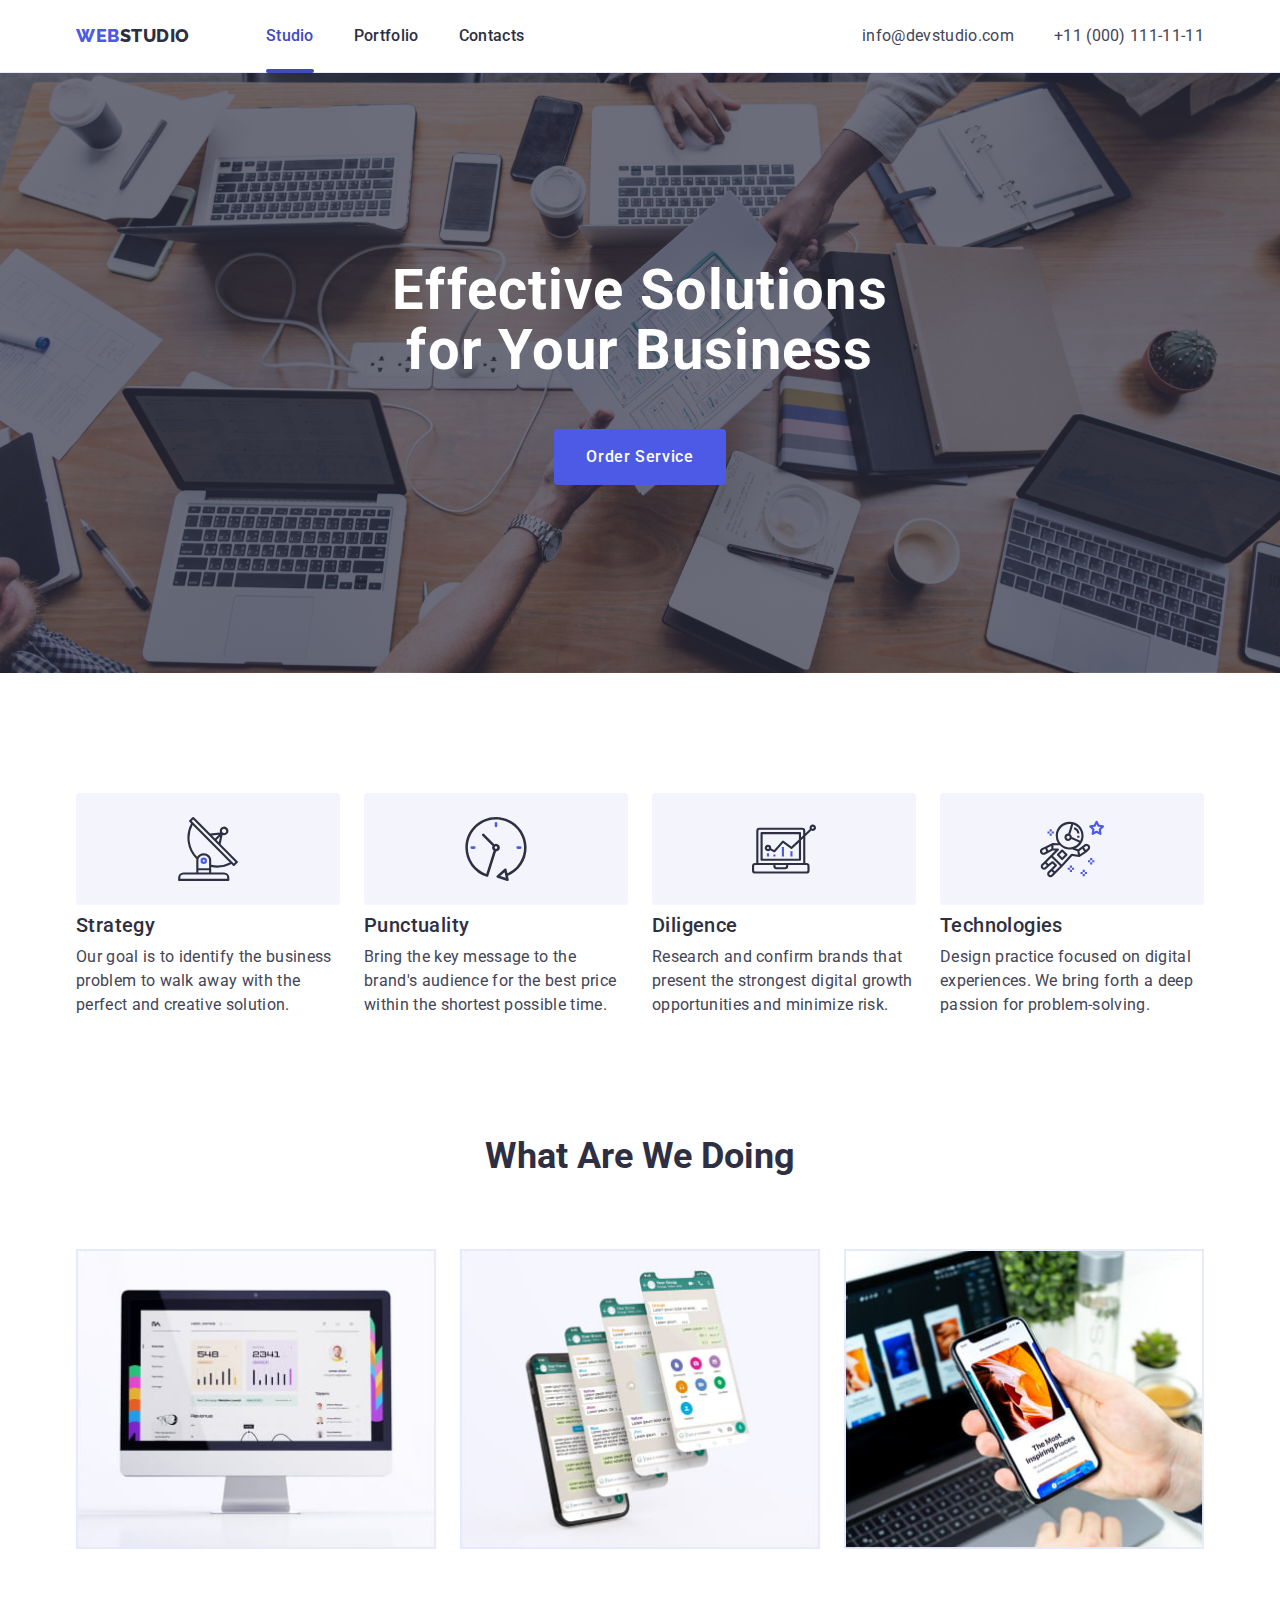
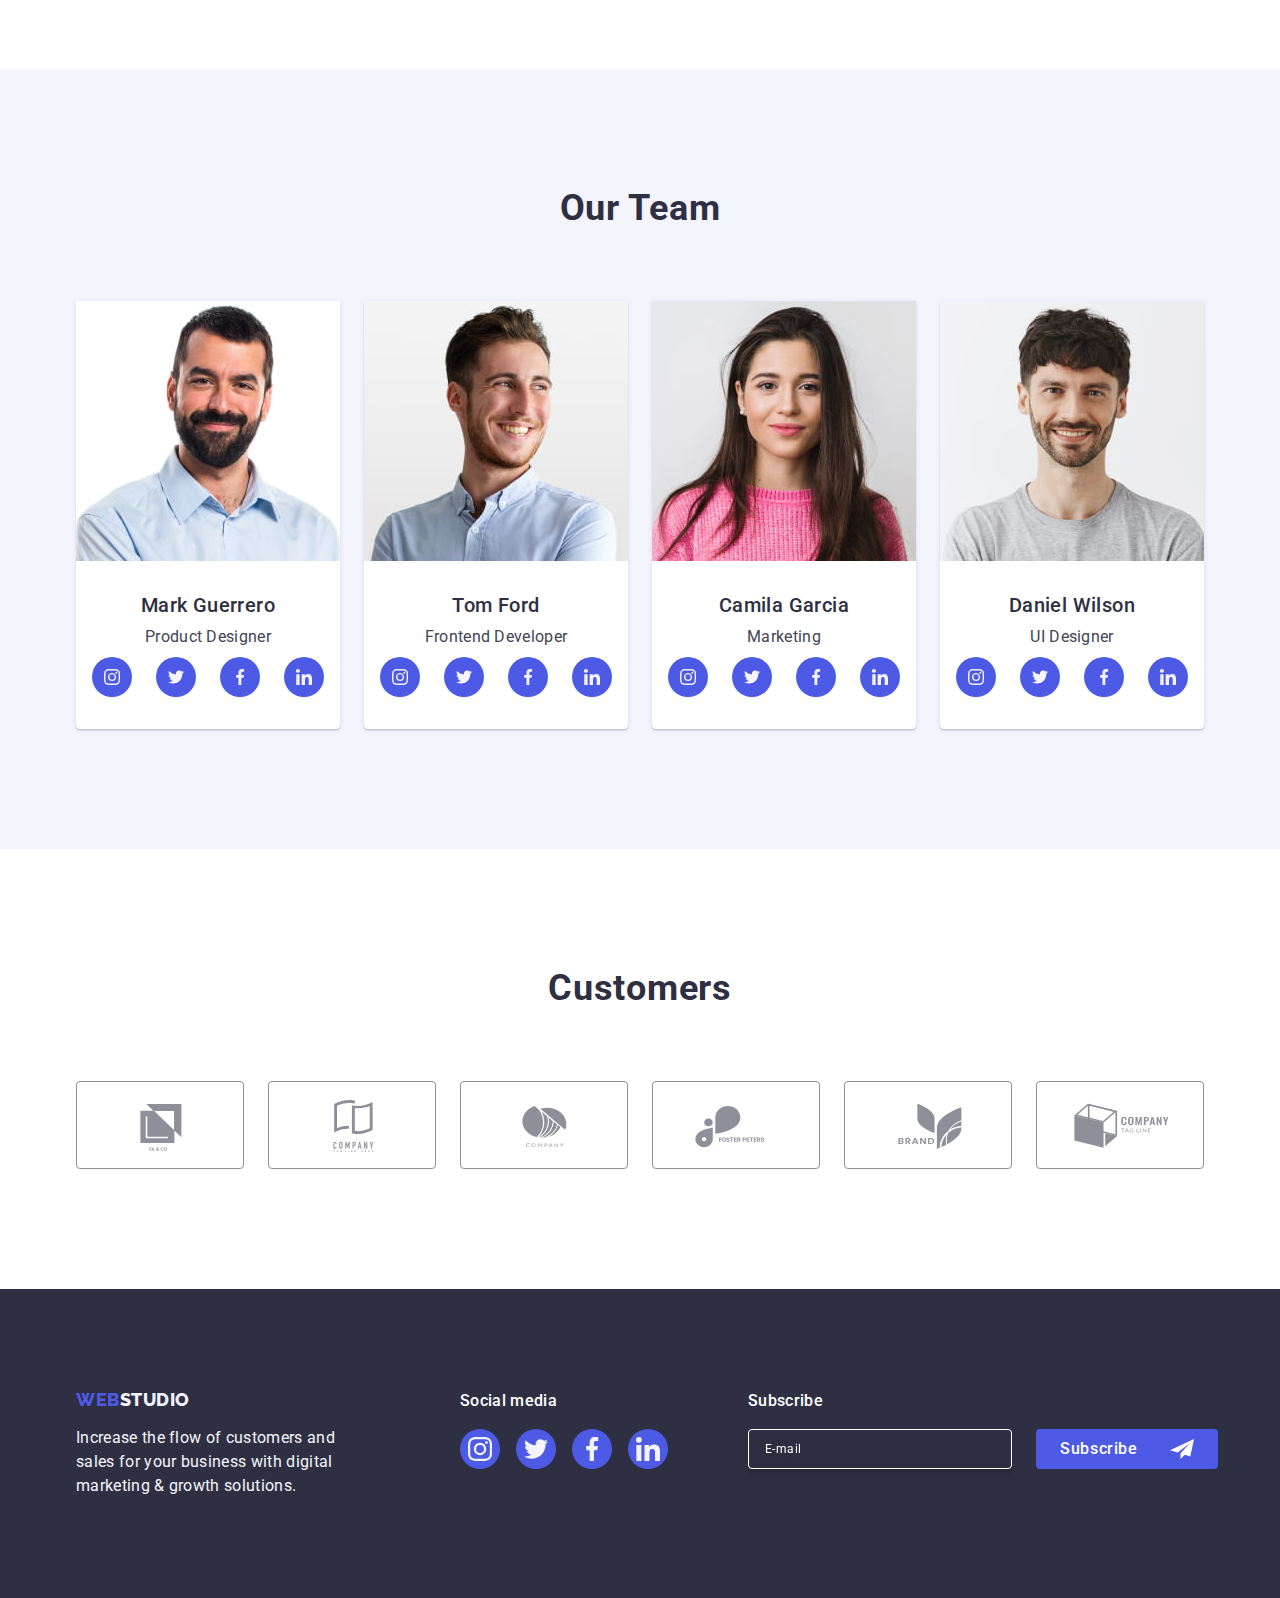
<file: index.html>
<!DOCTYPE html>
<html lang="en">
  <head>
    <meta charset="UTF-8" />
    <meta http-equiv="X-UA-Compatible" content="IE=edge" />
    <meta name="viewport" content="width=device-width, initial-scale=1.0" />
    <link href="https://fonts.googleapis.com" rel="preconnect" />
    <link href="https://fonts.gstatic.com" rel="preconnect" crossorigin />
    <link
      href="https://fonts.googleapis.com/css2?family=Roboto:wght@400;500;700&display=swap"
      rel="stylesheet"
    />
    <link
      href="https://fonts.googleapis.com/css2?family=Raleway:wght@800&display=swap"
      rel="stylesheet"
    />
    <link
      href="https://cdn.jsdelivr.net/npm/modern-normalize@2.0.0/modern-normalize.min.css"
      rel="stylesheet"
    />
    <link href="./css/styles.css" rel="stylesheet" />
    <title>WebStudio</title>
  </head>
  <body>
    <header class="header">
      <div class="container">
        <nav class="header-nav">
          <a class="logo link" href="./index.html">Web<span class="logo-span">Studio</span></a>
          <ul class="header-nav-list list">
            <li class="header-nav-item"
              ><a class="current header-nav-link link" href="./index.html">Studio</a></li
            >
            <li class="header-nav-item"
              ><a class="link header-nav-link" href="./portfolio.html">Portfolio</a></li
            >
            <li class="header-nav-item"><a class="link header-nav-link" href>Contacts</a></li>
          </ul>
        </nav>
        <address class="address">
          <ul class="address-list list">
            <li class="header-contacts-item"
              ><a class="header-contacts-link link" href="mailto:info@devstudio.com"
                >info@devstudio.com</a
              ></li
            >
            <li class="header-contacts-item"
              ><a class="header-contacts-link link" href="tel:+110001111111"
                >+11 (000) 111-11-11</a
              ></li
            >
          </ul>
        </address>
      </div>
    </header>

    <main>
      <!-- Hero -->
      <section class="hero">
        <div class="container">
          <h1 class="hero-title">Effective Solutions for Your Business</h1>
          <button class="hero-button" data-modal-open type="button">Order Service</button>
        </div>
      </section>

      <!-- Specifications -->
      <section class="specs">
        <div class="container">
          <h2 class="visually-hidden">Specifications</h2>
          <ul class="specs-list list">
            <li class="specs-item">
              <div class="specs-icon-div">
                <svg class="specs-icon" width="64" height="64">
                  <use href="./images/icons.svg#antenna"></use>
                </svg>
              </div>
              <h3 class="specs-title">Strategy</h3>
              <p class="specs-p">
                Our goal is to identify the business problem to walk away with the perfect and
                creative solution.
              </p>
            </li>
            <li class="specs-item">
              <div class="specs-icon-div">
                <svg class="specs-icon" width="64" height="64">
                  <use href="./images/icons.svg#clock"></use>
                </svg>
              </div>
              <h3 class="specs-title">Punctuality</h3>
              <p class="specs-p">
                Bring the key message to the brand's audience for the best price within the shortest
                possible time.
              </p>
            </li>
            <li class="specs-item">
              <div class="specs-icon-div">
                <svg class="specs-icon" width="64" height="64">
                  <use href="./images/icons.svg#diagram"></use>
                </svg>
              </div>
              <h3 class="specs-title">Diligence</h3>
              <p class="specs-p">
                Research and confirm brands that present the strongest digital growth opportunities
                and minimize risk.
              </p>
            </li>
            <li class="specs-item">
              <div class="specs-icon-div">
                <svg class="specs-icon" width="64" height="64">
                  <use href="./images/icons.svg#astronaut"></use>
                </svg>
              </div>
              <h3 class="specs-title">Technologies</h3>
              <p class="specs-p">
                Design practice focused on digital experiences. We bring forth a deep passion for
                problem-solving.
              </p>
            </li>
          </ul>
        </div>
      </section>

      <!-- What we are doing -->
      <section class="wrwd">
        <div class="container">
          <h2 class="wrwd-title">What are we doing</h2>
          <ul class="wrwd-list list">
            <li class="wrwd-item">
              <img src="./images/wrwd1.jpg" alt="IMac photo" width="360" />
            </li>
            <li class="wrwd-item">
              <img src="./images/wrwd2.jpg" alt="app layers" width="360" />
            </li>
            <li class="wrwd-item">
              <img src="./images/wrwd3.jpg" alt="addaptive website" width="360" />
            </li>
          </ul>
        </div>
      </section>

      <!-- Our team -->
      <section class="our-team">
        <div class="container">
          <h2 class="our-team-title">Our Team</h2>
          <ul class="our-team-list list">
            <li class="team-member">
              <img src="./images/mark-guerrero.jpg" alt="Mark's photo" width="264" />
              <div class="team-member-descr">
                <h3 class="team-member-name">Mark Guerrero</h3>
                <p class="team-member-pos">Product Designer</p>
                <ul class="team-member-list list">
                  <li class="team-member-media">
                    <a class="team-member-link link" href>
                      <svg class="media-icon" width="16" height="16">
                        <use href="./images/icons.svg#instagram-logo"></use>
                      </svg>
                    </a>
                  </li>
                  <li class="team-member-media">
                    <a class="team-member-link link" href>
                      <svg class="media-icon" width="16" height="16">
                        <use href="./images/icons.svg#twitter-logo"></use>
                      </svg>
                    </a>
                  </li>
                  <li class="team-member-media">
                    <a class="team-member-link link" href>
                      <svg class="media-icon" width="16" height="16">
                        <use href="./images/icons.svg#facebook-logo"></use>
                      </svg>
                    </a>
                  </li>
                  <li class="team-member-media">
                    <a class="team-member-link link" href>
                      <svg class="media-icon" width="16" height="16">
                        <use href="./images/icons.svg#linkedin-logo"></use>
                      </svg>
                    </a>
                  </li>
                </ul>
              </div>
            </li>
            <li class="team-member">
              <img src="./images/tom-ford.jpg" alt="Tom's photo" width="264" />
              <div class="team-member-descr">
                <h3 class="team-member-name">Tom Ford</h3>
                <p class="team-member-pos">Frontend Developer</p>
                <ul class="team-member-list list">
                  <li class="team-member-media">
                    <a class="team-member-link link" href>
                      <svg class="media-icon" width="16" height="16">
                        <use href="./images/icons.svg#instagram-logo"></use>
                      </svg>
                    </a>
                  </li>
                  <li class="team-member-media">
                    <a class="team-member-link link" href>
                      <svg class="media-icon" width="16" height="16">
                        <use href="./images/icons.svg#twitter-logo"></use>
                      </svg>
                    </a>
                  </li>
                  <li class="team-member-media">
                    <a class="team-member-link link" href>
                      <svg class="media-icon" width="16" height="16">
                        <use href="./images/icons.svg#facebook-logo"></use>
                      </svg>
                    </a>
                  </li>
                  <li class="team-member-media">
                    <a class="team-member-link link" href>
                      <svg class="media-icon" width="16" height="16">
                        <use href="./images/icons.svg#linkedin-logo"></use>
                      </svg>
                    </a>
                  </li>
                </ul>
              </div>
            </li>
            <li class="team-member">
              <img src="./images/camila-garcia.jpg" alt="Camila's photo" width="264" />
              <div class="team-member-descr">
                <h3 class="team-member-name">Camila Garcia</h3>
                <p class="team-member-pos">Marketing</p>
                <ul class="team-member-list list">
                  <li class="team-member-media">
                    <a class="team-member-link link" href>
                      <svg class="media-icon" width="16" height="16">
                        <use href="./images/icons.svg#instagram-logo"></use>
                      </svg>
                    </a>
                  </li>
                  <li class="team-member-media">
                    <a class="team-member-link link" href>
                      <svg class="media-icon" width="16" height="16">
                        <use href="./images/icons.svg#twitter-logo"></use>
                      </svg>
                    </a>
                  </li>
                  <li class="team-member-media">
                    <a class="team-member-link link" href>
                      <svg class="media-icon" width="16" height="16">
                        <use href="./images/icons.svg#facebook-logo"></use>
                      </svg>
                    </a>
                  </li>
                  <li class="team-member-media">
                    <a class="team-member-link link" href>
                      <svg class="media-icon" width="16" height="16">
                        <use href="./images/icons.svg#linkedin-logo"></use>
                      </svg>
                    </a>
                  </li>
                </ul>
              </div>
            </li>
            <li class="team-member">
              <img src="./images/daniel-wilson.jpg" alt="Daniel's photo" width="264" />
              <div class="team-member-descr">
                <h3 class="team-member-name">Daniel Wilson</h3>
                <p class="team-member-pos">UI Designer</p>
                <ul class="team-member-list list">
                  <li class="team-member-media">
                    <a class="team-member-link link" href>
                      <svg class="media-icon" width="16" height="16">
                        <use href="./images/icons.svg#instagram-logo"></use>
                      </svg>
                    </a>
                  </li>
                  <li class="team-member-media">
                    <a class="team-member-link link" href>
                      <svg class="media-icon" width="16" height="16">
                        <use href="./images/icons.svg#twitter-logo"></use>
                      </svg>
                    </a>
                  </li>
                  <li class="team-member-media">
                    <a class="team-member-link link" href>
                      <svg class="media-icon" width="16" height="16">
                        <use href="./images/icons.svg#facebook-logo"></use>
                      </svg>
                    </a>
                  </li>
                  <li class="team-member-media">
                    <a class="team-member-link link" href>
                      <svg class="media-icon" width="16" height="16">
                        <use href="./images/icons.svg#linkedin-logo"></use>
                      </svg>
                    </a>
                  </li>
                </ul>
              </div>
            </li>
          </ul>
        </div>
      </section>

      <!-- Clients -->
      <section class="customers">
        <div class="customers-container container">
          <h2 class="customers-title">Customers</h2>
          <ul class="customers-list list">
            <li class="customers-item"
              ><a class="customers-link link" href>
                <svg class="customers-icon" width="104" height="56">
                  <use href="./images/icons.svg#icon-logo-1"></use></svg></a
            ></li>
            <li class="customers-item"
              ><a class="customers-link link" href
                ><svg class="customers-icon" width="104" height="56">
                  <use href="./images/icons.svg#icon-logo-2"></use></svg></a
            ></li>
            <li class="customers-item"
              ><a class="customers-link link" href
                ><svg class="customers-icon" width="104" height="56">
                  <use href="./images/icons.svg#icon-logo-3"></use></svg></a
            ></li>
            <li class="customers-item"
              ><a class="customers-link link" href
                ><svg class="customers-icon" width="104" height="56">
                  <use href="./images/icons.svg#icon-logo-4"></use></svg></a
            ></li>
            <li class="customers-item"
              ><a class="customers-link link" href
                ><svg class="customers-icon" width="104" height="56">
                  <use href="./images/icons.svg#icon-logo-5"></use></svg></a
            ></li>
            <li class="customers-item"
              ><a class="customers-link link" href
                ><svg class="customers-icon" width="104" height="56">
                  <use href="./images/icons.svg#icon-logo-6"></use></svg></a
            ></li>
          </ul>
        </div>
      </section>
    </main>

    <footer class="footer">
      <div class="container">
        <div class="footer-info">
          <a class="logo link" href="./index.html">Web<span class="logo-span">Studio</span></a>
          <p class="footer-text">
            Increase the flow of customers and sales for your business with digital marketing &
            growth solutions.
          </p>
        </div>
        <div class="social-media">
          <p class="footer-social">Social media</p>
          <ul class="footer-list list">
            <li class="footer-social-media">
              <a class="footer-link link" href>
                <svg class="footer-icon" width="24" height="24">
                  <use href="./images/icons.svg#instagram-logo"></use>
                </svg>
              </a>
            </li>
            <li class="footer-social-media">
              <a class="footer-link link" href>
                <svg class="footer-icon" width="24" height="24">
                  <use href="./images/icons.svg#twitter-logo"></use>
                </svg>
              </a>
            </li>
            <li class="footer-social-media">
              <a class="footer-link link" href>
                <svg class="footer-icon" width="24" height="24">
                  <use href="./images/icons.svg#facebook-logo"></use>
                </svg>
              </a>
            </li>
            <li class="footer-social-media">
              <a class="footer-link link" href>
                <svg class="footer-icon" width="24" height="24">
                  <use href="./images/icons.svg#linkedin-logo"></use>
                </svg>
              </a>
            </li>
          </ul>
        </div>
        <div class="footer-subscribtion">
          <p class="subscription-caption">Subscribe</p>
          <form class="subscription-form" name="subscription_form">
            <label class="subscription-label">
              <input
                class="subscription-input"
                name="subscribtion-email"
                type="email"
                placeholder="E-mail"
              />
            </label>
            <button class="subscription-btn" type="submit"
              >Subscribe
              <svg class="subscription-icon" width="24" height="24">
                <use href="./images/icons.svg#telegram-icon"></use>
              </svg>
            </button>
          </form>
        </div>
      </div>
    </footer>

    <div class="backdrop is-hidden" data-modal>
      <div class="modal">
        <button class="close-btn" data-modal-close type="button">
          <svg class="close-btn-icon" width="8" height="8">
            <use href="./images/icons.svg#close-btn-icon"></use>
          </svg>
        </button>

        <p class="modal-form-caption">Leave your contacts and we will call you back</p>

        <form class="modal-form" name="modal_form">
          <div class="modal-form-point">
            <label class="modal-form-label" for="user-name">Name</label>
            <div class="modal-form-input-div">
              <input class="modal-form-input" id="user-name" name="user-name" type="text" />
              <svg class="modal-form-icon" width="18" height="24">
                <use href="./images/icons.svg#person-icon"></use>
              </svg>
            </div>
          </div>

          <div class="modal-form-point">
            <label class="modal-form-label" for="user-phone">Phone</label>
            <div class="modal-form-input-div">
              <input class="modal-form-input" id="user-phone" name="user-phone" type="tel" />
              <svg class="modal-form-icon" width="18" height="24">
                <use href="./images/icons.svg#tel-icon"></use>
              </svg>
            </div>
          </div>

          <div class="modal-form-point">
            <label class="modal-form-label" for="user-email">Email</label>
            <div class="modal-form-input-div">
              <input class="modal-form-input" id="user-email" name="user-email" type="email" />
              <svg class="modal-form-icon" width="18" height="24">
                <use href="./images/icons.svg#mail-icon"></use>
              </svg>
            </div>
          </div>

          <div class="modal-form-point comment">
            <label class="modal-form-label" for="user-comment">Comment</label>
            <textarea
              class="modal-form-comment"
              id="user-comment"
              name="user-comment"
              rows="5"
              placeholder="Text input"
            ></textarea>
          </div>

          <div class="modal-form-agreement">
            <input
              class="modal-form-check visually-hidden"
              id="user-privacy"
              name="user-privacy"
              type="checkbox"
              value="true"
            />
            <label class="modal-form-agreement-text" for="user-privacy"
              ><span class="modal-form-checkbox"
                ><svg class="modal-form-policy-checked" width="10" height="8">
                  <use href="./images/icons.svg#checked-icon"></use></svg></span
              >I accept the terms and conditions of the<a class="modal-form-policy link" href="#"
                >Privacy Policy</a
              ></label
            >
          </div>

          <button class="modal-form-submit" type="submit">Send</button>
        </form>
      </div>
    </div>

    <script src="./js/modal.js"></script>
  </body>
</html>
</file>
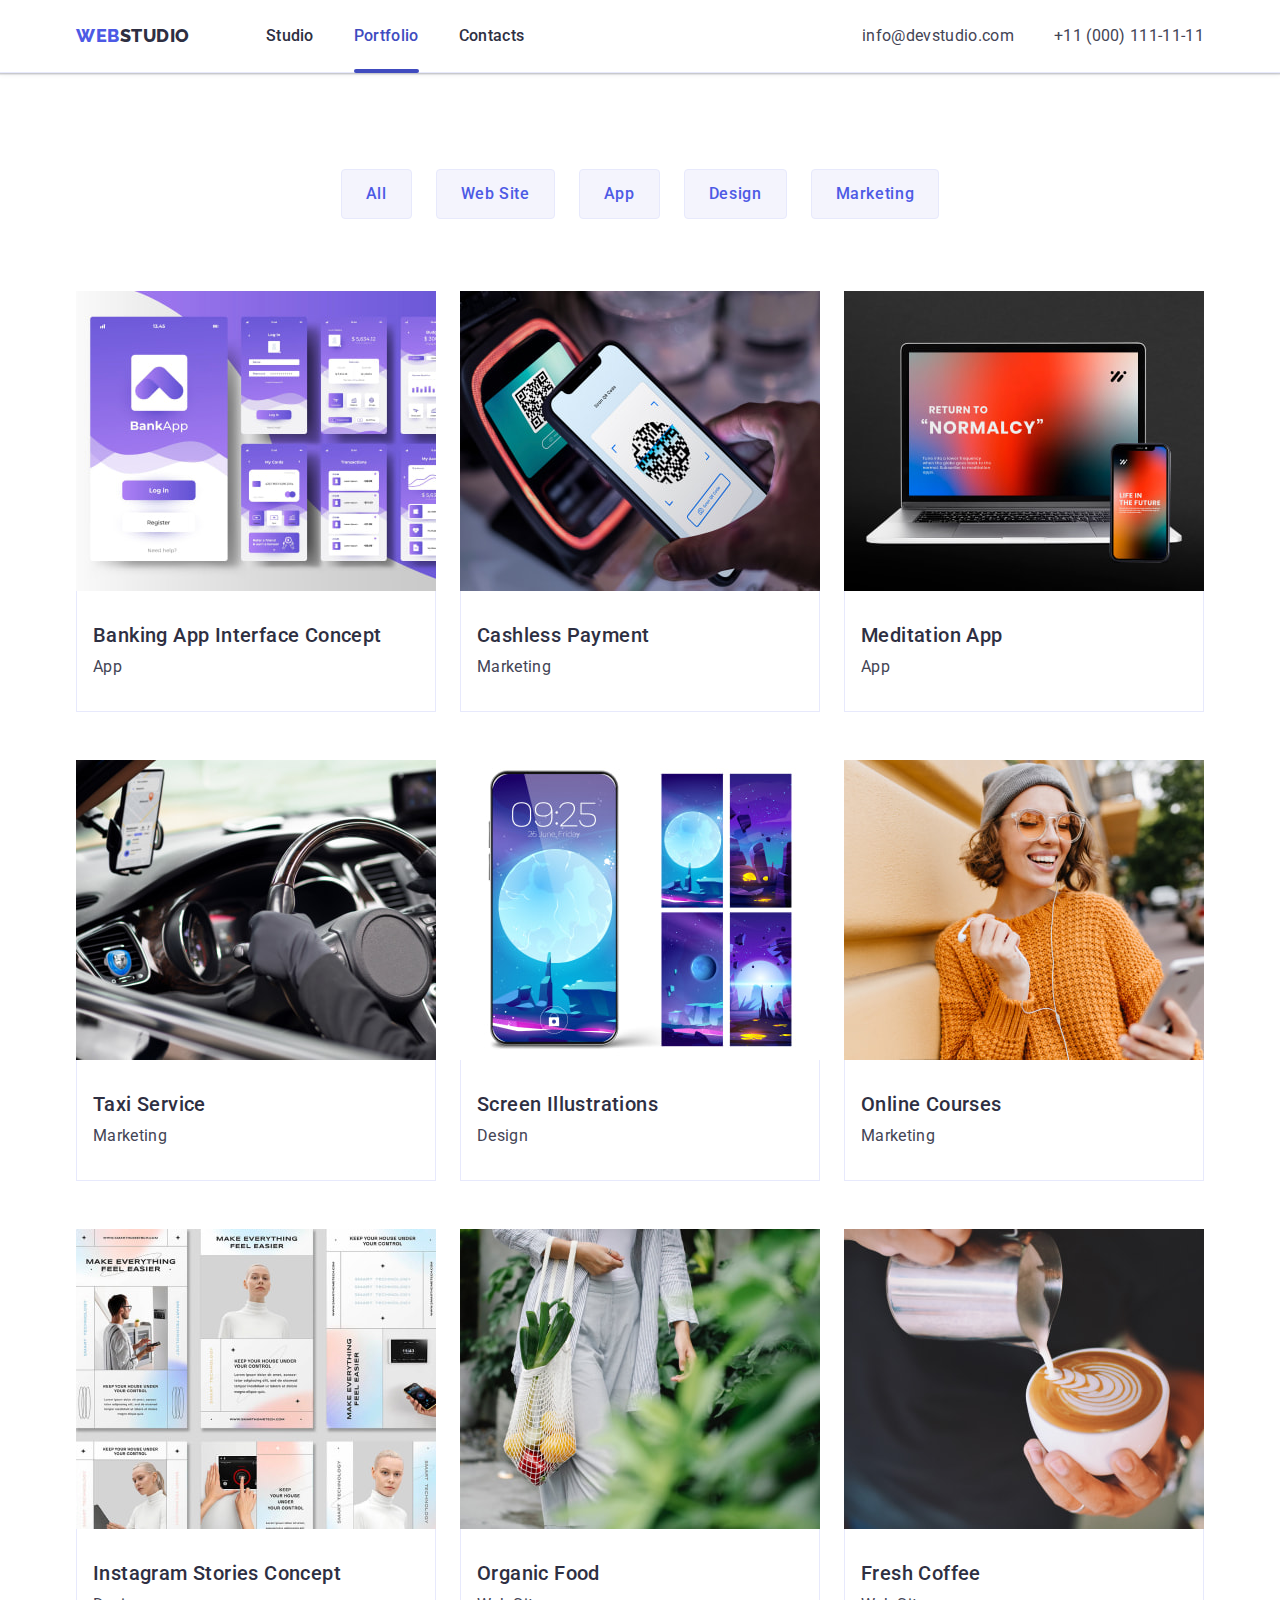
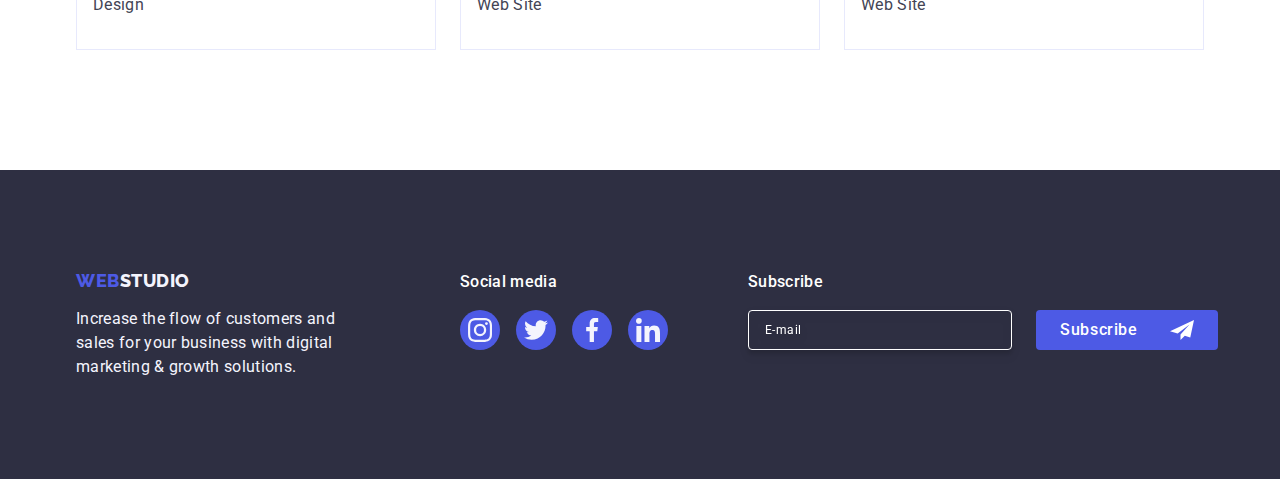
<file: portfolio.html>
<!DOCTYPE html>
<html lang="en">
  <head>
    <meta charset="UTF-8" />
    <meta http-equiv="X-UA-Compatible" content="IE=edge" />
    <meta name="viewport" content="width=device-width, initial-scale=1.0" />
    <title>WebStudio</title>
    <link href="https://fonts.googleapis.com" rel="preconnect" />
    <link href="https://fonts.gstatic.com" rel="preconnect" crossorigin />
    <link
      href="https://fonts.googleapis.com/css2?family=Roboto:wght@400;500;700&display=swap"
      rel="stylesheet"
    />
    <link
      href="https://fonts.googleapis.com/css2?family=Raleway:wght@800&display=swap"
      rel="stylesheet"
    />
    <link
      href="https://cdn.jsdelivr.net/npm/modern-normalize@2.0.0/modern-normalize.min.css"
      rel="stylesheet"
    />
    <link href="./css/styles.css" rel="stylesheet" />
  </head>
  <body>
    <header class="header">
      <div class="container">
        <nav class="header-nav">
          <a class="logo link" href="./index.html">Web<span class="logo-span">Studio</span></a>
          <ul class="header-nav-list list">
            <li class="header-nav-item"
              ><a class="header-nav-link link" href="./index.html">Studio</a></li
            >
            <li class="header-nav-item"
              ><a class="current header-nav-link link" href="./portfolio.html">Portfolio</a></li
            >
            <li class="header-nav-item"><a class="link header-nav-link" href>Contacts</a></li>
          </ul>
        </nav>
        <address class="address">
          <ul class="address-list list">
            <li class="header-contacts-item"
              ><a class="header-contacts-link link" href="mailto:info@devstudio.com"
                >info@devstudio.com</a
              ></li
            >
            <li class="header-contacts-item"
              ><a class="header-contacts-link link" href="tel:+110001111111"
                >+11 (000) 111-11-11</a
              ></li
            >
          </ul>
        </address>
      </div>
    </header>

    <main>
      <!-- Content -->
      <section class="portfolio">
        <div class="container">
          <h1 class="visually-hidden">Portfolio</h1>
          <ul class="portfolio-btn-list list">
            <li><button class="portfolio-btn" type="button">All</button></li>
            <li><button class="portfolio-btn" type="button">Web Site</button></li>
            <li><button class="portfolio-btn" type="button">App</button></li>
            <li><button class="portfolio-btn" type="button">Design</button></li>
            <li><button class="portfolio-btn" type="button">Marketing</button></li>
          </ul>

          <ul class="portfolio-content-cards list">
            <li class="portfolio-card"
              ><a class="link" href
                ><div class="portfolio-card-img">
                  <img
                    src="./images/portfolio-pics/banking-app.jpg"
                    alt="banking app"
                    width="360"
                    height="300"
                  />
                  <p class="overlay"
                    >14 Stylish and User-Friendly App Design Concepts · Task Manager App · Calorie
                    Tracker App · Exotic Fruit Ecommerce App · Cloud Storage App</p
                  >
                </div>
                <div class="portfolio-card-content">
                  <h2 class="portfolio-content">Banking App Interface Concept</h2>
                  <p class="portfolio-content-descr">App</p></div
                ></a
              >
            </li>
            <li class="portfolio-card"
              ><a class="link" href
                ><div class="portfolio-card-img">
                  <img
                    src="./images/portfolio-pics/cashless-payment.jpg"
                    alt="payment"
                    width="360"
                    height="300"
                  />
                  <p class="overlay"
                    >14 Stylish and User-Friendly App Design Concepts · Task Manager App · Calorie
                    Tracker App · Exotic Fruit Ecommerce App · Cloud Storage App</p
                  >
                </div>
                <div class="portfolio-card-content">
                  <h2 class="portfolio-content">Cashless Payment</h2>
                  <p class="portfolio-content-descr">Marketing</p></div
                ></a
              >
            </li>
            <li class="portfolio-card"
              ><a class="link" href
                ><div class="portfolio-card-img">
                  <img
                    src="./images/portfolio-pics/meditation-app.jpg"
                    alt="app for meditation"
                    width="360"
                    height="300"
                  />
                  <p class="overlay"
                    >14 Stylish and User-Friendly App Design Concepts · Task Manager App · Calorie
                    Tracker App · Exotic Fruit Ecommerce App · Cloud Storage App</p
                  >
                </div>
                <div class="portfolio-card-content">
                  <h2 class="portfolio-content">Meditation App</h2>
                  <p class="portfolio-content-descr">App</p>
                </div></a
              ></li
            >
            <li class="portfolio-card">
              <a class="link" href>
                <div class="portfolio-card-img"
                  ><img
                    src="./images/portfolio-pics/taxi-service.jpg"
                    alt="taxi"
                    width="360"
                    height="300"
                  />
                  <p class="overlay"
                    >14 Stylish and User-Friendly App Design Concepts · Task Manager App · Calorie
                    Tracker App · Exotic Fruit Ecommerce App · Cloud Storage App</p
                  >
                </div>
                <div class="portfolio-card-content">
                  <h2 class="portfolio-content">Taxi Service</h2>
                  <p class="portfolio-content-descr">Marketing</p>
                </div></a
              ></li
            >
            <li class="portfolio-card"
              ><a class="link" href
                ><div class="portfolio-card-img">
                  <img
                    src="./images/portfolio-pics/screen-illustrations.jpg"
                    alt="background images"
                    width="360"
                    height="300"
                  />
                  <p class="overlay"
                    >14 Stylish and User-Friendly App Design Concepts · Task Manager App · Calorie
                    Tracker App · Exotic Fruit Ecommerce App · Cloud Storage App</p
                  >
                </div>
                <div class="portfolio-card-content">
                  <h2 class="portfolio-content">Screen Illustrations</h2>
                  <p class="portfolio-content-descr">Design</p>
                </div></a
              ></li
            >
            <li class="portfolio-card">
              <a class="link" href
                ><div class="portfolio-card-img"
                  ><img
                    src="./images/portfolio-pics/online-courses.jpg"
                    alt="women laughing"
                    width="360"
                    height="300"
                  />
                  <p class="overlay"
                    >14 Stylish and User-Friendly App Design Concepts · Task Manager App · Calorie
                    Tracker App · Exotic Fruit Ecommerce App · Cloud Storage App</p
                  >
                </div>
                <div class="portfolio-card-content">
                  <h2 class="portfolio-content">Online Courses</h2>
                  <p class="portfolio-content-descr">Marketing</p>
                </div></a
              ></li
            >
            <li class="portfolio-card">
              <a class="link" href
                ><div class="portfolio-card-img"
                  ><img
                    src="./images/portfolio-pics/instagram-stories.jpg"
                    alt="strories for Instagram"
                    width="360"
                    height="300"
                  />
                  <p class="overlay"
                    >14 Stylish and User-Friendly App Design Concepts · Task Manager App · Calorie
                    Tracker App · Exotic Fruit Ecommerce App · Cloud Storage App</p
                  >
                </div>
                <div class="portfolio-card-content">
                  <h2 class="portfolio-content">Instagram Stories Concept</h2>
                  <p class="portfolio-content-descr">Design</p>
                </div></a
              ></li
            >
            <li class="portfolio-card"
              ><a class="link" href
                ><div class="portfolio-card-img">
                  <img
                    src="./images/portfolio-pics/organic-food.jpg"
                    alt="organic food"
                    width="360"
                    height="300"
                  />
                  <p class="overlay"
                    >14 Stylish and User-Friendly App Design Concepts · Task Manager App · Calorie
                    Tracker App · Exotic Fruit Ecommerce App · Cloud Storage App</p
                  >
                </div>
                <div class="portfolio-card-content">
                  <h2 class="portfolio-content">Organic Food</h2>
                  <p class="portfolio-content-descr">Web Site</p>
                </div></a
              ></li
            >
            <li class="portfolio-card"
              ><a class="link" href
                ><div class="portfolio-card-img">
                  <img
                    src="./images/portfolio-pics/fresh-coffee.jpg"
                    alt="fresh coffee"
                    width="360"
                    height="300"
                  />
                  <p class="overlay"
                    >14 Stylish and User-Friendly App Design Concepts · Task Manager App · Calorie
                    Tracker App · Exotic Fruit Ecommerce App · Cloud Storage App</p
                  >
                </div>
                <div class="portfolio-card-content">
                  <h2 class="portfolio-content">Fresh Coffee</h2>
                  <p class="portfolio-content-descr">Web Site</p>
                </div></a
              ></li
            >
          </ul>
        </div></section
      >
    </main>

    <footer class="footer">
      <div class="container">
        <div class="footer-info">
          <a class="logo link" href="./index.html">Web<span class="logo-span">Studio</span></a>
          <p class="footer-text">
            Increase the flow of customers and sales for your business with digital marketing &
            growth solutions.
          </p>
        </div>
        <div class="social-media">
          <p class="footer-social">Social media</p>
          <ul class="footer-list list">
            <li class="footer-social-media">
              <a class="footer-link link" href>
                <svg class="footer-icon" width="24" height="24">
                  <use href="./images/icons.svg#instagram-logo"></use>
                </svg>
              </a>
            </li>
            <li class="footer-social-media">
              <a class="footer-link link" href>
                <svg class="footer-icon" width="24" height="24">
                  <use href="./images/icons.svg#twitter-logo"></use>
                </svg>
              </a>
            </li>
            <li class="footer-social-media">
              <a class="footer-link link" href>
                <svg class="footer-icon" width="24" height="24">
                  <use href="./images/icons.svg#facebook-logo"></use>
                </svg>
              </a>
            </li>
            <li class="footer-social-media">
              <a class="footer-link link" href>
                <svg class="footer-icon" width="24" height="24">
                  <use href="./images/icons.svg#linkedin-logo"></use>
                </svg>
              </a>
            </li>
          </ul>
        </div>
        <div class="footer-subscribtion">
          <p class="subscription-caption">Subscribe</p>
          <form class="subscription-form" name="subscription_form">
            <label class="subscription-label">
              <input
                class="subscription-input"
                name="subscribtion-email"
                type="email"
                placeholder="E-mail"
              />
            </label>
            <button class="subscription-btn" type="submit"
              >Subscribe
              <svg class="subscription-icon" width="24" height="24">
                <use href="./images/icons.svg#telegram-icon"></use>
              </svg>
            </button>
          </form>
        </div>
      </div>
    </footer>
  </body>
</html>
</file>
<file: css/styles.css>
:root {
  --navy-blue: #2e2f42;
  --iris: #4d5ae5;
  --slate: #434455;
  --cloud: #f4f4fd;
  --white: #ffffff;
  --cornflower: #e7e9fc;
  --ocean: #404bbf;
  --green: #31d0aa;
  --lightslate: #8e8f99;
  --navyblue-modal: #2e2f42;
  --dairy: #fcfcfc;
  --anim: 250ms cubic-bezier(0.4, 0, 0.2, 1);
  --header-bg-gradient: linear-gradient(rgba(46, 47, 66, 0.7), rgba(46, 47, 66, 0.7));
  --navyblue-modal: rgba(46, 47, 66, 0.4);
}
body {
  background-color: var(--white);
  color: #434455;
  font-family: 'Roboto', sans-serif;
}

h1,
h2,
h3,
h4,
h5,
h6,
p {
  margin: 0;
}

img {
  display: block;
}

.visually-hidden {
  position: absolute;
  overflow: hidden;
  clip: rect(0 0 0 0);
  width: 1px;
  height: 1px;
  margin: -1px;
  padding: 0;
  border: 0;

  white-space: nowrap;
  clip-path: inset(100%);
}

.container {
  width: 1158px;
  margin: 0 auto;
  padding: 0 15px;
}

.link {
  display: block;
  text-decoration: none;
}

.list {
  margin: 0;
  padding: 0;
  list-style: none;
}

.address {
  font-style: normal;
}

.header {
  border-bottom: 1px solid var(--cornflower);
  background-color: var(--white);
  box-shadow: 0px 2px 1px rgba(46, 47, 66, 0.08), 0px 1px 1px rgba(46, 47, 66, 0.16),
    0px 1px 6px rgba(46, 47, 66, 0.08);
}

.header > .container {
  display: flex;
  justify-content: space-between;
  align-items: center;
}

.header-nav {
  display: flex;
  align-items: center;
}

.header-nav-list {
  display: flex;
  gap: 40px;
}

.address-list {
  display: flex;
  gap: 40px;
}

.logo {
  margin-right: 76px;
  color: var(--iris);
  font-weight: 800;
  font-size: 18px;
  font-family: 'Raleway', sans-serif;
  line-height: 1.17;
  letter-spacing: 0.03em;
  text-transform: uppercase;
}

.logo-span {
  color: var(--navy-blue);
}

.header-nav-link {
  display: block;
  padding: 24px 0;
  color: var(--navy-blue);
  font-weight: 500;
  font-size: 16px;
  line-height: 1.5;
  letter-spacing: 0.02em;
  transition: color 250ms cubic-bezier(0.4, 0, 0.2, 1);
}

.current {
  position: relative;
  color: var(--ocean);
}

.current::after {
  content: '';
  position: absolute;
  bottom: -1px;
  left: 0;
  width: 100%;
  height: 4px;
  border-radius: 2px;
  background-color: var(--ocean);
}

.header-contacts-link {
  display: block;
  padding: 24px 0;
  color: var(--slate);
  font-weight: 400;
  font-size: 16px;
  line-height: 1.5;
  letter-spacing: 0.02em;
  transition: color 250ms cubic-bezier(0.4, 0, 0.2, 1);
}

.header-contacts-link:hover,
.header-contacts-link:focus,
.header-nav-link:hover,
.header-nav-link:focus {
  color: var(--ocean);
}

.hero {
  max-width: 1440px;
  margin: 0 auto;
  padding-top: 188px;
  padding-bottom: 188px;
  background-color: var(--navy-blue);
  background-image: linear-gradient(rgba(46, 47, 66, 0.7), rgba(46, 47, 66, 0.7)),
    url(../images/hero-bg.jpg);
  background-position: center;
  background-size: cover;
  background-repeat: no-repeat;
}

.hero-title {
  max-width: 496px;
  margin: 0 auto;
  margin-bottom: 48px;
  color: var(--white);
  font-weight: 700;
  font-size: 56px;
  line-height: 1.07;
  letter-spacing: 0.02em;
  text-align: center;
}

.hero-button {
  display: block;
  min-width: 169px;
  margin: 0 auto;
  padding: 16px 32px;
  border: none;
  border-radius: 4px;
  background-color: var(--iris);
  color: var(--white);
  font-weight: 500;
  font-size: 16px;
  font-family: 'Roboto', sans-serif;
  line-height: 24px;
  letter-spacing: 0.04em;
  cursor: pointer;
  transition: background-color 250ms cubic-bezier(0.4, 0, 0.2, 1);
}

.hero-button:hover,
.hero-button:focus {
  background-color: var(--ocean);
}

.specs {
  padding: 120px 0;
}

.specs-list {
  display: flex;
  gap: 24px;
}

.specs-item {
  flex-basis: 264px;
}

.specs-icon-div {
  display: flex;
  justify-content: center;
  align-items: center;
  height: 112px;
  margin-bottom: 8px;
  border-radius: 4px;
  background: var(--cloud);
}

.specs-icon {
  width: 64px;
  height: 64px;
}

.specs-title {
  margin-bottom: 8px;
  color: var(--navy-blue);
  font-weight: 500;
  font-size: 20px;
  line-height: 24px;
  letter-spacing: 0.02em;
}

.specs-p {
  color: var(--slate);
  font-weight: 400;
  font-size: 16px;
  line-height: 24px;
  letter-spacing: 0.02em;
}

.wrwd {
  padding-bottom: 120px;
}

.wrwd-title {
  margin-bottom: 72px;
  color: var(--navy-blue);
  font-weight: 700;
  font-size: 36px;
  line-height: 1.11;
  text-align: center;
  text-transform: capitalize;
}

.wrwd-list {
  display: flex;
  gap: 24px;
}

.wrwd-item img {
  border: 1px solid #e7e9fc;
}

.our-team {
  padding: 120px 0 120px;
  background-color: var(--cloud);
}

.our-team-title {
  margin-bottom: 72px;
  color: var(--navy-blue);
  font-weight: 700;
  font-size: 36px;
  line-height: 1.11;
  letter-spacing: 0.02em;
  text-align: center;
  text-transform: capitalize;
}

.our-team-list {
  display: flex;
  gap: 24px;
}

.team-member {
  flex-basis: 264px;
  border-radius: 0px 0px 4px 4px;
  background-color: var(--white);
  box-shadow: 0px 1px 6px rgba(46, 47, 66, 0.08), 0px 1px 1px rgba(46, 47, 66, 0.16),
    0px 2px 1px rgba(46, 47, 66, 0.08);
}

.team-member-descr {
  padding: 32px 0;
}

.team-member-name {
  margin-bottom: 8px;
  color: var(--navy-blue);
  font-weight: 500;
  font-size: 20px;
  line-height: 24px;
  letter-spacing: 0.02em;
  text-align: center;
}

.team-member-pos {
  margin-bottom: 8px;
  color: var(--slate);
  font-weight: 400;
  font-size: 16px;
  line-height: 24px;
  letter-spacing: 0.02em;
  text-align: center;
}

.team-member-list {
  display: flex;
  flex-direction: row;
  gap: 24px;
  justify-content: center;
}

.team-member-link {
  display: flex;
  justify-content: center;
  align-items: center;
  width: 40px;
  height: 40px;
  border-radius: 50%;
  background-color: var(--iris);
  transition: background-color 250ms cubic-bezier(0.4, 0, 0.2, 1);
}

.team-member-link:hover,
.team-member-link:focus {
  background-color: var(--ocean);
}

.media-icon {
  fill: var(--cloud);
}

.customers {
  padding: 120px 0;
}

.customers-title {
  margin-bottom: 72px;
  color: var(--navy-blue);
  font-weight: 700;
  font-style: normal;
  font-size: 36px;
  line-height: 1.11;
  letter-spacing: 0.72px;
  text-align: center;
  text-transform: capitalize;
}

.customers-list {
  display: flex;
  flex-direction: row;
  gap: 24px;
  justify-content: space-between;
}

.customers-item {
  width: calc((100% - 120px) / 6);
}

.customers-link {
  display: flex;
  justify-content: center;
  align-items: center;
  width: 168px;
  height: 88px;
  border: 1px solid var(--lightslate);
  border-radius: 4px;
  color: var(--lightslate);
  transition: border-color 250ms cubic-bezier(0.4, 0, 0.2, 1),
    color 250ms cubic-bezier(0.4, 0, 0.2, 1);
}

.customers-link:hover > .customers-icon,
.customers-link:focus > .customers-icon {
  fill: var(--ocean);
}

.customers-link:hover,
.customers-link:focus {
  border-color: var(--ocean);
  color: var(--ocean);
}

.customers-icon {
  fill: currentColor;
}

/* TODO------------------------- */

.portfolio {
  padding-top: 96px;
  padding-bottom: 120px;
}

.portfolio-btn-list {
  display: flex;
  gap: 24px;
  justify-content: center;
  margin-bottom: 72px;
}

.portfolio-btn {
  padding: 12px 24px;
  border: 1px solid var(--cornflower);
  border-radius: 4px;
  background-color: var(--cloud);
  color: var(--iris);
  font-weight: 500;
  font-size: 16px;
  font-family: 'Roboto', sans-serif;
  line-height: 24px;
  letter-spacing: 0.04em;
  text-align: center;
  transition: color 250ms cubic-bezier(0.4, 0, 0.2, 1),
    background-color 250ms cubic-bezier(0.4, 0, 0.2, 1),
    border-color 250ms cubic-bezier(0.4, 0, 0.2, 1), box-shadow 250ms cubic-bezier(0.4, 0, 0.2, 1);
}

.portfolio-btn:hover,
.portfolio-btn:focus {
  border: 1px solid transparent;
  background-color: var(--ocean);
  color: var(--white);
  box-shadow: 0px 3px 1px rgba(0, 0, 0, 0.1), 0px 2px 1px rgba(0, 0, 0, 0.08),
    0px 2px 2px rgba(0, 0, 0, 0.12);
  cursor: pointer;
}

.portfolio-content-cards {
  display: flex;
  flex-wrap: wrap;
  row-gap: 48px;
  column-gap: 24px;
}

.portfolio-card {
  flex-basis: 360px;
  border: none;
}

.portfolio-card .link {
  transition: box-shadow 250ms cubic-bezier(0.4, 0, 0.2, 1);
}

.portfolio-card .link:hover,
.portfolio-card .link:focus {
  box-shadow: 0px 2px 1px 0px rgba(46, 47, 66, 0.08), 0px 1px 1px 0px rgba(46, 47, 66, 0.16),
    0px 1px 6px 0px rgba(46, 47, 66, 0.08);
}

.portfolio-card-img {
  position: relative;
  overflow: hidden;
}

.overlay {
  position: absolute;
  top: 0;
  left: 0;
  width: 100%;
  height: 100%;
  padding: 40px 32px;
  background-color: var(--iris);
  color: var(--cloud);
  font-weight: 400;
  font-style: normal;
  font-size: 16px;
  line-height: 1.5; /* 150% */
  letter-spacing: 0.32px;
  transition: transform 250ms cubic-bezier(0.4, 0, 0.2, 1);
  transform: translateY(100%);
}

.portfolio-card .link:hover .overlay,
.portfolio-card .link:focus .overlay {
  transform: translateY(0);
}

.portfolio-card-content {
  padding: 32px 16px;
  border: 1px solid var(--cornflower);
  border-top: none;
}

.portfolio-content {
  margin-bottom: 8px;
  color: var(--navy-blue);
  font-weight: 500;
  font-size: 20px;
  line-height: 1.2;
  letter-spacing: 0.02em;
}

.portfolio-content-descr {
  color: var(--slate);
  font-weight: 400;
  font-size: 16px;
  line-height: 1.5;
  letter-spacing: 0.02em;
}

/* ------------------------------ */

.footer {
  padding: 100px 0;
  background-color: var(--navy-blue);
}

.footer > .container {
  display: flex;
  flex-direction: row;
  align-items: baseline;
}

.footer-info {
  margin-right: 120px;
}

.footer .logo {
  display: inline-block;
  margin-bottom: 16px;
}

.footer .logo-span {
  color: var(--cloud);
}

.footer-text {
  width: 264px;
  color: var(--cloud);
  font-weight: 400;
  font-size: 16px;
  line-height: 24px;
  letter-spacing: 0.02em;
}

.social-media {
  margin-right: 80px;
}

.footer-social {
  margin-bottom: 16px;
  color: var(--white);
  font-weight: 500;
  font-style: normal;
  font-size: 16px;
  line-height: 1.5;
  letter-spacing: 0.32px;
}

.footer-list {
  display: flex;
  flex-direction: row;
  gap: 16px;
}

.footer-link {
  display: flex;
  justify-content: center;
  align-items: center;
  width: 40px;
  height: 40px;
  border-radius: 50%;
  background-color: var(--iris);
  transition: background-color 250ms cubic-bezier(0.4, 0, 0.2, 1);
}

.footer-link:hover,
.footer-link:focus {
  background-color: var(--green);
}

.footer-icon {
  fill: var(--cloud);
}

.footer-subscribtion {
}

.subscription-caption {
  margin-bottom: 16px;
  color: var(--white);
  font-weight: 500;
  font-size: 16px;
  line-height: 1.5; /* 150% */
  letter-spacing: 0.32px;
}

.subscription-form {
  display: flex;
  gap: 24px;
  align-items: center;
}

.subscription-input {
  width: 264px;
  height: 40px;
  padding: 8px 16px;
  border: 1px solid var(--white);
  border-radius: 4px;
  background: transparent;
  color: var(--white);
  box-shadow: 0px 4px 4px 0px rgba(0, 0, 0, 0.15);
  outline: transparent;
  font-weight: 400;
  font-size: 12px;
  line-height: 1.5; /* 200% */
  letter-spacing: 0.48px;
  filter: drop-shadow(0px 4px 4px rgba(0, 0, 0, 0.15));
}

.subscription-input::placeholder {
  color: var(--white);
  font-weight: 400;
  font-size: 12px;
  font-family: Roboto;
  line-height: 2; /* 200% */
  letter-spacing: 0.48px;
}

.subscription-btn {
  display: flex;
  gap: 16px;
  justify-content: center;
  align-items: center;
  min-width: 165px;
  height: 40px;
  padding: 8px 24px;
  border: none;
  border-radius: 4px;
  background-color: var(--iris);
  color: var(--white);
  font-weight: 500;
  font-style: normal;
  font-size: 16px;
  line-height: 1.5; /* 150% */
  letter-spacing: 0.64px;
  text-align: center;
  cursor: pointer;
}

.subscription-icon {
  display: block;
  margin-left: 16px;
}

/* TODO ========================= */

.backdrop {
  position: fixed;
  top: 0;
  left: 0;
  z-index: 100;
  width: 100%;
  height: 100%;
  background-color: rgba(46, 47, 66, 0.4);
  opacity: 1;
  transition: opacity 250ms cubic-bezier(0.4, 0, 0.2, 1),
    visibility 250ms cubic-bezier(0.4, 0, 0.2, 1);
}

.backdrop.is-hidden {
  opacity: 0;
  visibility: hidden;
  pointer-events: none;
}

.modal {
  position: absolute;
  top: 50%;
  left: 50%;
  width: 408px;
  min-height: 584px;
  padding: 24px;
  padding-top: 72px;
  border-radius: 4px;
  background: var(--dairy);
  box-shadow: 0px 2px 1px 0px rgba(0, 0, 0, 0.2), 0px 1px 3px 0px rgba(0, 0, 0, 0.12),
    0px 1px 1px 0px rgba(0, 0, 0, 0.14);
  opacity: 1;
  transition: transform 250ms cubic-bezier(0.4, 0, 0.2, 1);
  transform: translate(-50%, -50%) scale(1);
}

.backdrop.is-hidden .modal {
  opacity: 0;
}

.close-btn {
  position: absolute;
  top: 24px;
  right: 24px;
  display: flex;
  justify-content: center;
  align-items: center;
  width: 24px;
  height: 24px;
  padding: 0;
  border: 1px solid rgba(0, 0, 0, 0.1);
  border-radius: 50%;
  background-color: var(--cornflower);
  cursor: pointer;
  transition: background-color 250ms cubic-bezier(0.4, 0, 0.2, 1),
    border 250ms cubic-bezier(0.4, 0, 0.2, 1);
}

.close-btn:hover,
.close-btn:focus {
  border: none;
  background-color: var(--ocean);
}

.close-btn-icon {
  width: 8px;
  height: 8px;
  transition: fill 250ms cubic-bezier(0.4, 0, 0.2, 1);
}

.close-btn:hover > .close-btn-icon,
.close-btn:focus > .close-btn-icon {
  fill: var(--white);
}

.modal-form-caption {
  display: block;
  margin-bottom: 16px;
  color: var(--navy-blue);
  font-weight: 500;
  font-style: normal;
  font-size: 16px;
  line-height: 1.5;
  letter-spacing: 0.32px;
  text-align: center;
}

.modal-form {
}

.modal-form-point {
  display: flex;
  flex-direction: column;
  gap: 4px;
  margin-bottom: 8px;
}

.comment {
  margin-bottom: 16px;
}

.modal-form-label {
  margin-bottom: 4px;
  color: var(--lightslate);
  font-size: 12px;
  line-height: 1.17;
  letter-spacing: 0.48px;
}

.modal-form-input {
  width: 100%;
  height: 40px;
  padding: 11px;
  padding-left: 38px;
  border: 1px solid var(--navyblue-modal);
  border-radius: 4px;
  background: transparent;
  outline: transparent;
  transition: border-color var(--anim);
}

.modal-form-input:focus {
  border-color: var(--iris);
}

.modal-form-input:focus + .modal-form-icon {
  fill: var(--iris);
}

.modal-form-input-div {
  position: relative;
}

.modal-form-icon {
  position: absolute;
  top: 50%;
  left: 16px;
  fill: var(--navy-blue);
  transition: fill var(--anim);
  transform: translateY(-50%);
}

.modal-form-comment {
  width: 100%;
  height: 120px;
  padding: 8px 16px;
  border: 1px solid var(--navyblue-modal);
  border-radius: 4px;
  background: transparent;
  color: var(--navyblue-modal);
  outline: transparent;
  font-weight: 400;
  font-style: normal;
  font-size: 12px;
  line-height: 1.17; /* 116.667% */
  letter-spacing: 0.48px;
  resize: none;
  transition: border-color var(--anim);
}
.modal-form-comment:focus {
  border-color: var(--iris);
}

.modal-form-comment::placeholder {
  color: var(--navyblue-modal);
  font-weight: 400;
  font-style: normal;
  font-size: 12px;
  line-height: 1.16; /* 116.667% */
  letter-spacing: 0.48px;
}

.modal-form-agreement {
  display: flex;
  gap: 8px;
  align-items: center;
  width: 100%;
  margin-bottom: 24px;
}

.modal-form-checkbox {
  display: inline-flex;
  justify-content: center;
  align-items: center;
  width: 16px;
  height: 16px;
  margin-right: 8px;
  border: 1px solid var(--navyblue-modal);
  border-radius: 2px;
  fill: transparent;
  transition: background-color 250ms cubic-bezier(0.4, 0, 0.2, 1),
    border 250ms cubic-bezier(0.4, 0, 0.2, 1), fill 250ms cubic-bezier(0.4, 0, 0.2, 1);
}

.modal-form-check:checked + label > .modal-form-checkbox {
  background-color: var(--ocean);
  border: none;
  fill: var(--cloud);
}

.modal-form-agreement-text {
  color: var(--lightslate);
  font-weight: 400;
  font-size: 12px;
  line-height: 1.17;
  letter-spacing: 0.48px;
  user-select: none;
}

.modal-form-policy {
  display: inline;
  color: var(--iris);
  font-weight: 400;
  font-size: 12px;
  line-height: 1.17;
  letter-spacing: 0.48px;
  text-decoration-line: underline;
  margin-left: 4px;
}

.modal-form-submit {
  display: block;
  min-width: 169px;
  height: 56px;
  margin: 0 auto;
  padding: 16px 32px;
  border: none;
  border-radius: 4px;
  background: var(--iris);
  color: var(--white);
  box-shadow: 0px 4px 4px 0px rgba(0, 0, 0, 0.15);
  font-weight: 500;
  font-style: normal;
  font-size: 16px;
  line-height: 1.5; /* 150% */
  letter-spacing: 0.64px;
  text-align: center;
  cursor: pointer;
  transition: background-color var(--anim);
}

.modal-form-submit:hover,
.modal-form-submit:focus {
  background-color: var(--ocean);
}
</file>
